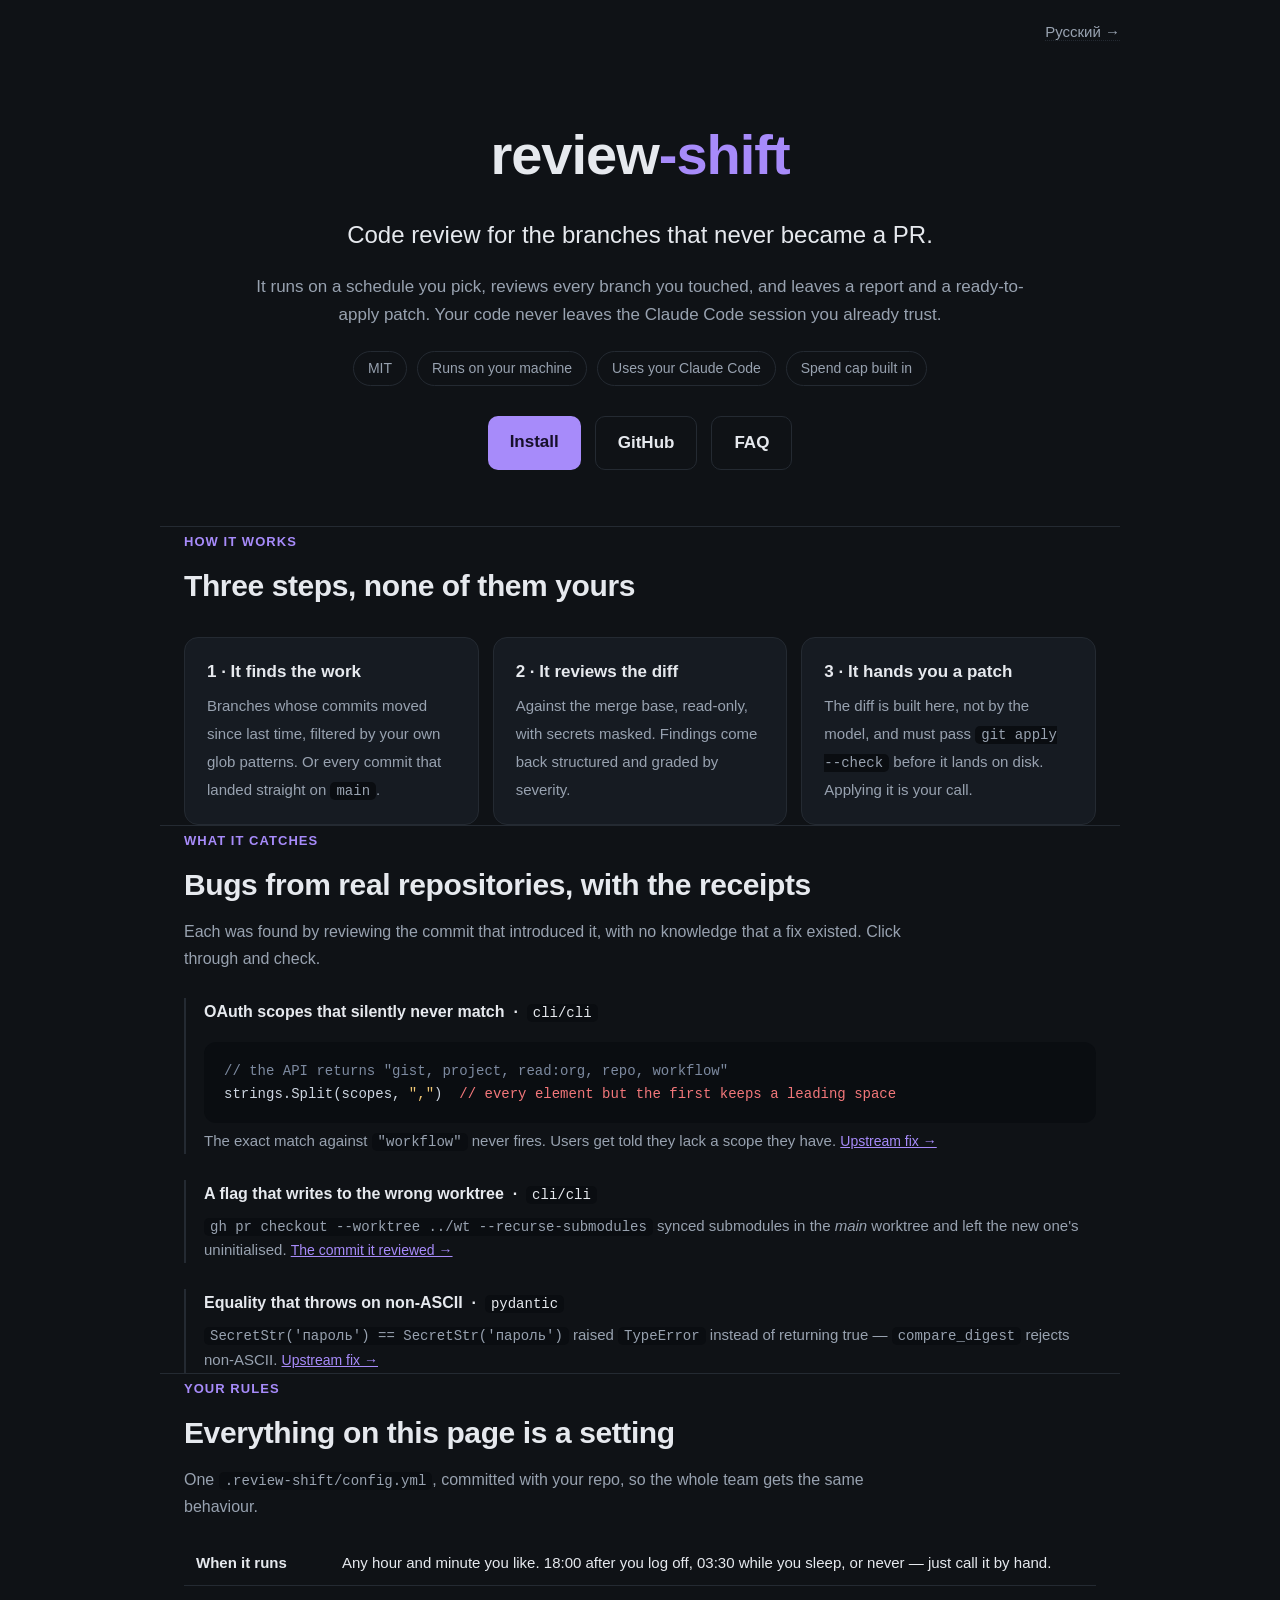
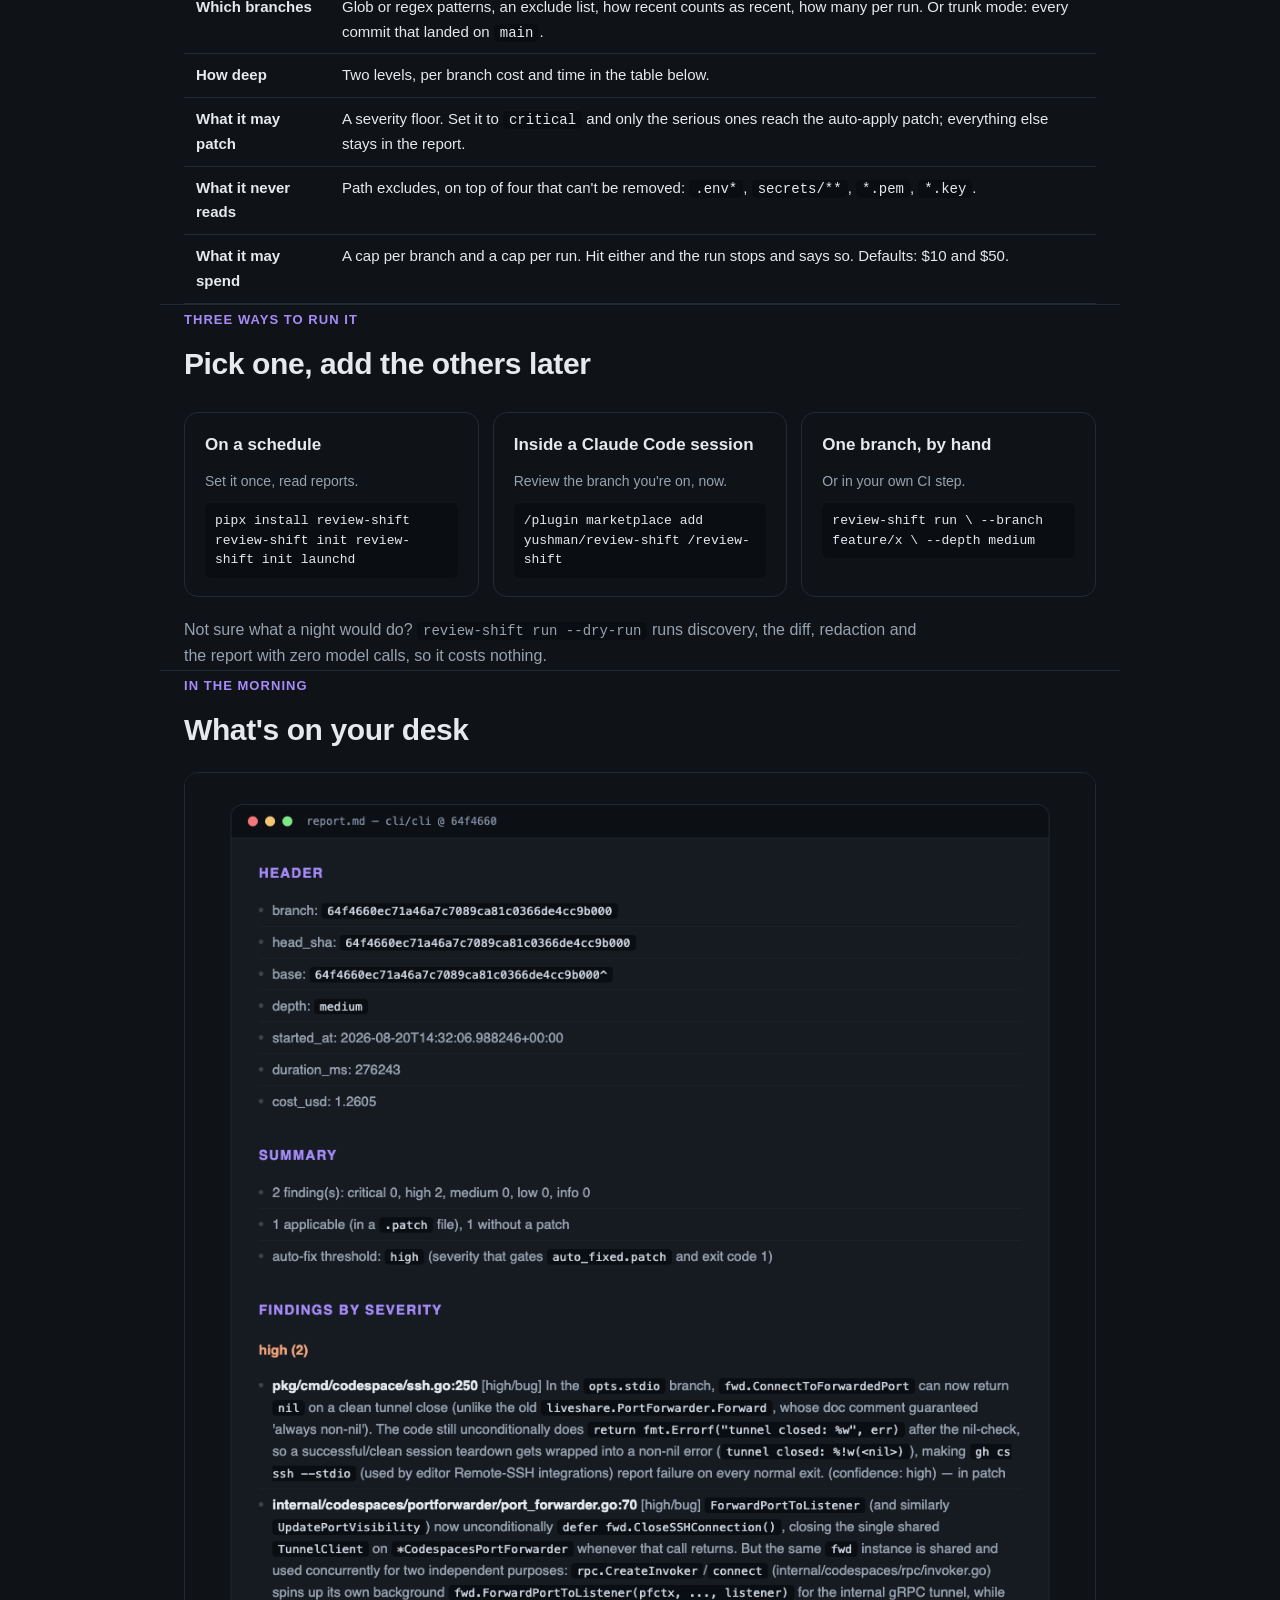
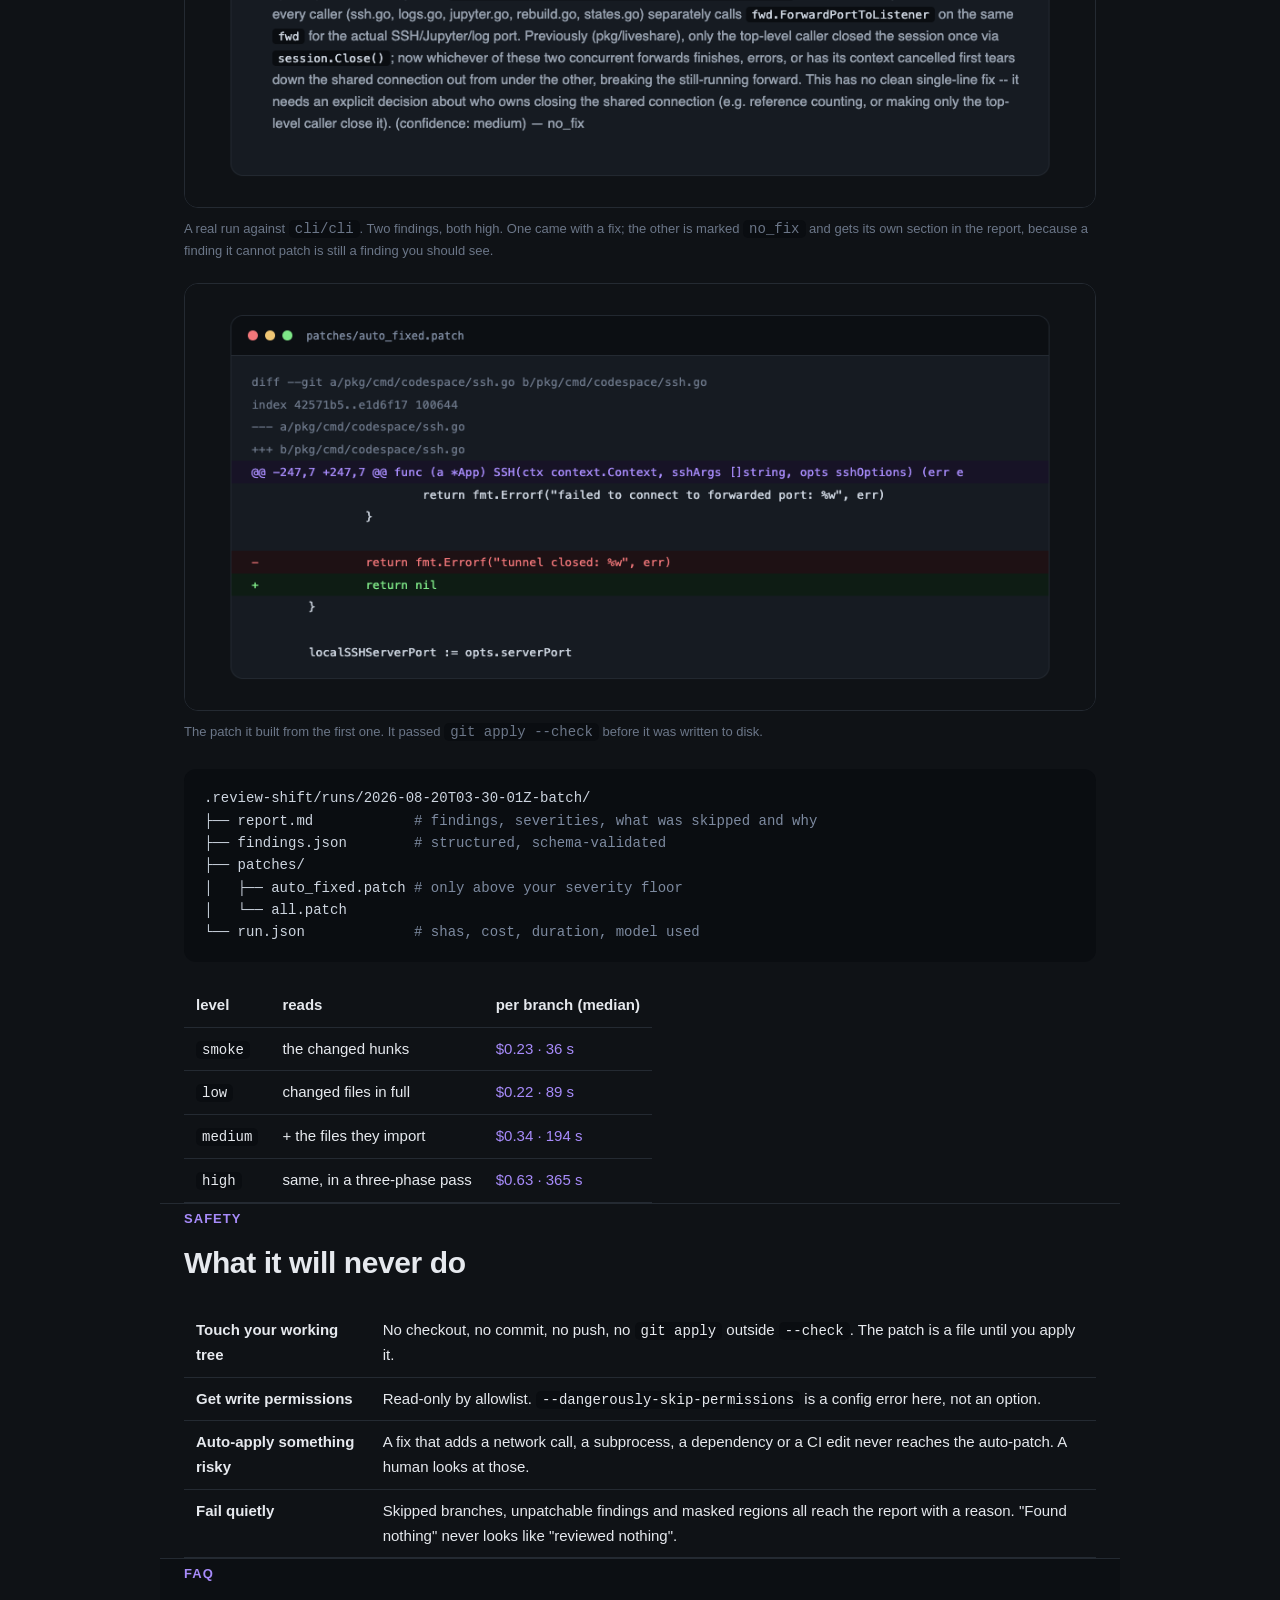
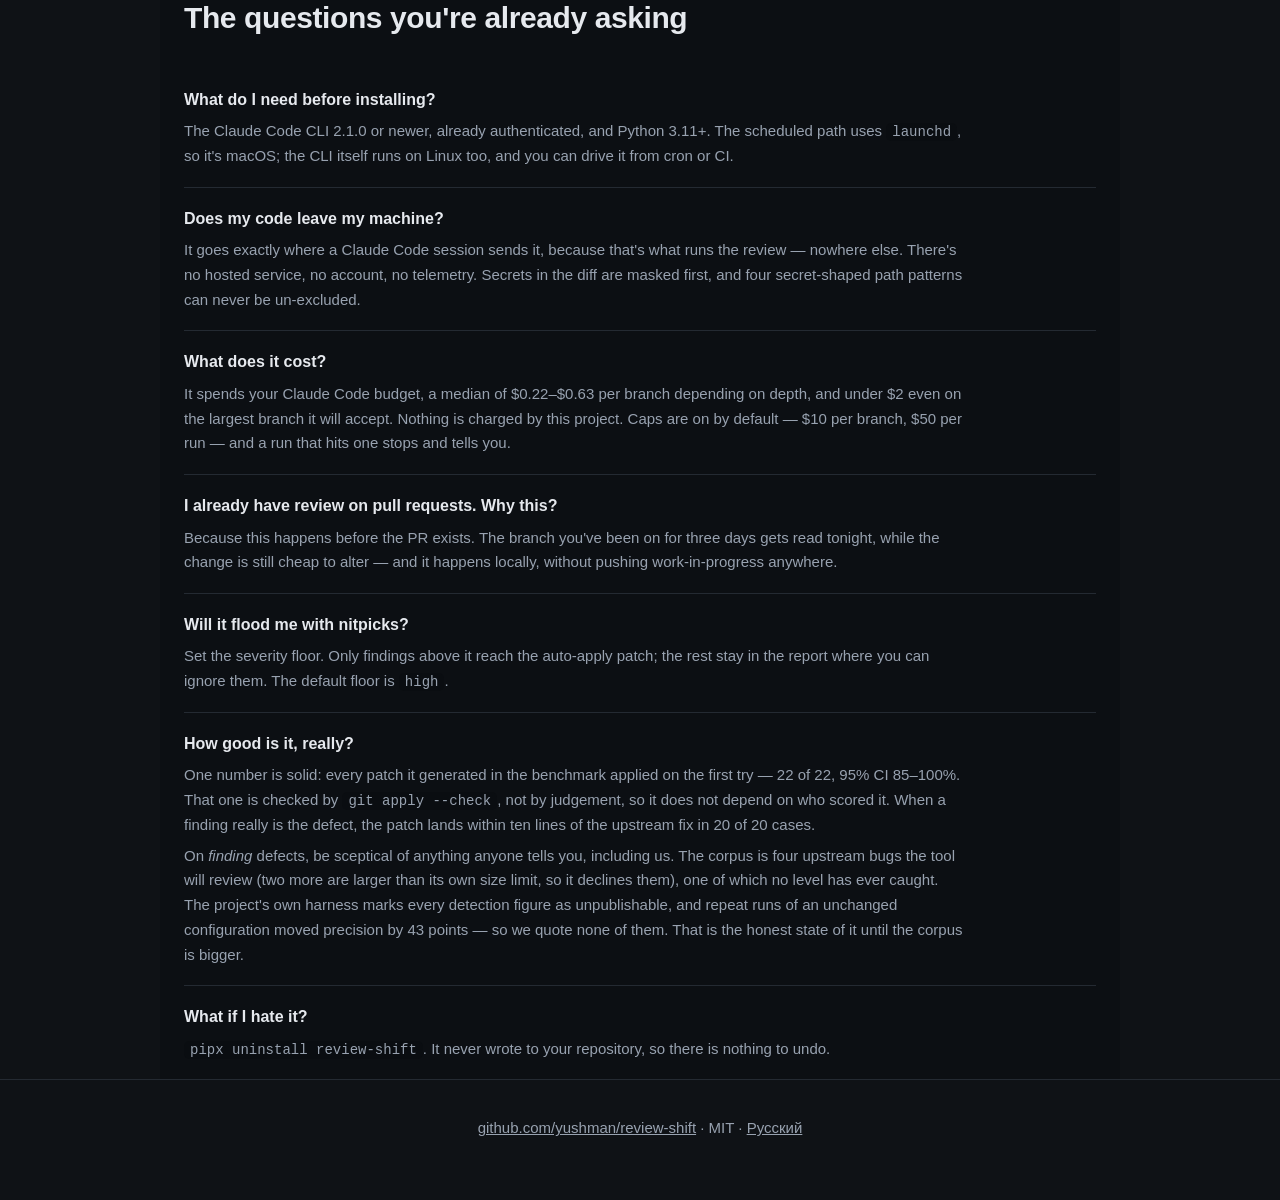
<file: site/index.html>
<!doctype html>
<html lang="en">
<head>
<meta charset="utf-8">
<meta name="viewport" content="width=device-width, initial-scale=1">
<title>review-shift — code review for branches that never became a PR</title>
<link rel="icon" href="data:image/svg+xml,%3Csvg xmlns='http://www.w3.org/2000/svg' viewBox='0 0 32 32'%3E%3Crect width='32' height='32' rx='7' fill='%2314171c'/%3E%3Cpath d='M9 9h9M9 15h14M9 21h6' stroke='%23a78bfa' stroke-width='2.6' stroke-linecap='round'/%3E%3Ccircle cx='23' cy='21' r='4' fill='none' stroke='%23a78bfa' stroke-width='2.4'/%3E%3C/svg%3E">
<meta name="description" content="Scheduled AI code review of your local git branches. Runs when you choose, leaves a report and a ready-to-apply patch. Never touches your working tree.">
<link rel="stylesheet" href="style.css">
</head>
<body>

<div class="wrap topnav"><a href="index.ru.html">Русский →</a></div>

<header class="hero wrap">
  <h1>review<span>-shift</span></h1>
  <p class="tag">Code review for the branches that never became a PR.</p>
  <p class="sub">It runs on a schedule you pick, reviews every branch you touched, and leaves a report and a ready-to-apply patch. Your code never leaves the Claude Code session you already trust.</p>
  <div class="badges">
    <span class="badge">MIT</span>
    <span class="badge">Runs on your machine</span>
    <span class="badge">Uses your Claude Code</span>
    <span class="badge">Spend cap built in</span>
  </div>
  <div class="cta">
    <a class="primary" href="#start">Install</a>
    <a class="ghost" href="https://github.com/yushman/review-shift">GitHub</a>
    <a class="ghost" href="#faq">FAQ</a>
  </div>
</header>

<section class="wrap">
  <span class="kicker">How it works</span>
  <h2>Three steps, none of them yours</h2>
  <div class="cards">
    <div class="card"><b>1 · It finds the work</b><span>Branches whose commits moved since last time, filtered by your own glob patterns. Or every commit that landed straight on <code>main</code>.</span></div>
    <div class="card"><b>2 · It reviews the diff</b><span>Against the merge base, read-only, with secrets masked. Findings come back structured and graded by severity.</span></div>
    <div class="card"><b>3 · It hands you a patch</b><span>The diff is built here, not by the model, and must pass <code>git apply --check</code> before it lands on disk. Applying it is your call.</span></div>
  </div>
</section>

<section class="wrap">
  <span class="kicker">What it catches</span>
  <h2>Bugs from real repositories, with the receipts</h2>
  <p class="tight">Each was found by reviewing the commit that introduced it, with no knowledge that a fix existed. Click through and check.</p>

  <div class="defect">
    <b>OAuth scopes that silently never match &nbsp;·&nbsp; <code>cli/cli</code></b>
    <pre><span class="c">// the API returns "gist, project, read:org, repo, workflow"</span>
strings.Split(scopes, <span class="y">","</span>)  <span class="r">// every element but the first keeps a leading space</span></pre>
    <p>The exact match against <code>"workflow"</code> never fires. Users get told they lack a scope they have. <a href="https://github.com/cli/cli/commit/92ae1de0355368b3d6d1c361362dc524fe98498b">Upstream fix →</a></p>
  </div>

  <div class="defect">
    <b>A flag that writes to the wrong worktree &nbsp;·&nbsp; <code>cli/cli</code></b>
    <p><code>gh pr checkout --worktree ../wt --recurse-submodules</code> synced submodules in the <em>main</em> worktree and left the new one's uninitialised. <a href="https://github.com/cli/cli/commit/b130a9be5b0f0db2e41ddd82044ef6c256c93625">The commit it reviewed →</a></p>
  </div>

  <div class="defect">
    <b>Equality that throws on non-ASCII &nbsp;·&nbsp; <code>pydantic</code></b>
    <p><code>SecretStr('пароль') == SecretStr('пароль')</code> raised <code>TypeError</code> instead of returning true — <code>compare_digest</code> rejects non-ASCII. <a href="https://github.com/pydantic/pydantic/commit/35b8d94c1435a3e78fc919cfdb439a1ef85a8d6f">Upstream fix →</a></p>
  </div>
</section>

<section class="wrap">
  <span class="kicker">Your rules</span>
  <h2>Everything on this page is a setting</h2>
  <p class="tight">One <code>.review-shift/config.yml</code>, committed with your repo, so the whole team gets the same behaviour.</p>
  <table>
    <tr><th>When it runs</th><td>Any hour and minute you like. 18:00 after you log off, 03:30 while you sleep, or never — just call it by hand.</td></tr>
    <tr><th>Which branches</th><td>Glob or regex patterns, an exclude list, how recent counts as recent, how many per run. Or trunk mode: every commit that landed on <code>main</code>.</td></tr>
    <tr><th>How deep</th><td>Two levels, per branch cost and time in the table below.</td></tr>
    <tr><th>What it may patch</th><td>A severity floor. Set it to <code>critical</code> and only the serious ones reach the auto-apply patch; everything else stays in the report.</td></tr>
    <tr><th>What it never reads</th><td>Path excludes, on top of four that can't be removed: <code>.env*</code>, <code>secrets/**</code>, <code>*.pem</code>, <code>*.key</code>.</td></tr>
    <tr><th>What it may spend</th><td>A cap per branch and a cap per run. Hit either and the run stops and says so. Defaults: $10 and $50.</td></tr>
  </table>
</section>

<section class="wrap" id="start">
  <span class="kicker">Three ways to run it</span>
  <h2>Pick one, add the others later</h2>
  <div class="ways">
    <div class="way"><b>On a schedule</b><span>Set it once, read reports.</span><code>pipx install review-shift
review-shift init
review-shift init launchd</code></div>
    <div class="way"><b>Inside a Claude Code session</b><span>Review the branch you're on, now.</span><code>/plugin marketplace add
  yushman/review-shift
/review-shift</code></div>
    <div class="way"><b>One branch, by hand</b><span>Or in your own CI step.</span><code>review-shift run \
  --branch feature/x \
  --depth medium</code></div>
  </div>
  <p class="tight" style="margin-top:20px">Not sure what a night would do? <code>review-shift run --dry-run</code> runs discovery, the diff, redaction and the report with zero model calls, so it costs nothing.</p>
</section>

<section class="wrap">
  <span class="kicker">In the morning</span>
  <h2>What's on your desk</h2>
  <div class="shot"><img src="report.png" alt="A review-shift report: header with depth and cost, a severity summary, and two high-severity findings with their reasoning"></div>
  <p class="caption">A real run against <code>cli/cli</code>. Two findings, both high. One came with a fix; the other is marked <code>no_fix</code> and gets its own section in the report, because a finding it cannot patch is still a finding you should see.</p>
  <div class="shot" style="margin-top:22px"><img src="patch.png" alt="The generated auto_fixed.patch: a one-line change replacing a wrapped nil error with a plain return"></div>
  <p class="caption">The patch it built from the first one. It passed <code>git apply --check</code> before it was written to disk.</p>
  <pre style="margin-top:26px">.review-shift/runs/2026-08-20T03-30-01Z-batch/
├── report.md            <span class="c"># findings, severities, what was skipped and why</span>
├── findings.json        <span class="c"># structured, schema-validated</span>
├── patches/
│   ├── auto_fixed.patch <span class="c"># only above your severity floor</span>
│   └── all.patch
└── run.json             <span class="c"># shas, cost, duration, model used</span></pre>
  <table>
    <tr><th>level</th><th>reads</th><th>per branch (median)</th></tr>
    <tr><td><code>smoke</code></td><td>the changed hunks</td><td class="n">$0.23 · 36 s</td></tr>
    <tr><td><code>low</code></td><td>changed files in full</td><td class="n">$0.22 · 89 s</td></tr>
    <tr><td><code>medium</code></td><td>+ the files they import</td><td class="n">$0.34 · 194 s</td></tr>
    <tr><td><code>high</code></td><td>same, in a three-phase pass</td><td class="n">$0.63 · 365 s</td></tr>
  </table>
</section>

<section class="wrap">
  <span class="kicker">Safety</span>
  <h2>What it will never do</h2>
  <table>
    <tr><th>Touch your working tree</th><td>No checkout, no commit, no push, no <code>git apply</code> outside <code>--check</code>. The patch is a file until you apply it.</td></tr>
    <tr><th>Get write permissions</th><td>Read-only by allowlist. <code>--dangerously-skip-permissions</code> is a config error here, not an option.</td></tr>
    <tr><th>Auto-apply something risky</th><td>A fix that adds a network call, a subprocess, a dependency or a CI edit never reaches the auto-patch. A human looks at those.</td></tr>
    <tr><th>Fail quietly</th><td>Skipped branches, unpatchable findings and masked regions all reach the report with a reason. "Found nothing" never looks like "reviewed nothing".</td></tr>
  </table>
</section>

<section class="wrap bottom" id="faq">
  <span class="kicker">FAQ</span>
  <h2>The questions you're already asking</h2>
  <div class="faq">
    <div class="q"><b>What do I need before installing?</b><p>The Claude Code CLI 2.1.0 or newer, already authenticated, and Python 3.11+. The scheduled path uses <code>launchd</code>, so it's macOS; the CLI itself runs on Linux too, and you can drive it from cron or CI.</p></div>
    <div class="q"><b>Does my code leave my machine?</b><p>It goes exactly where a Claude Code session sends it, because that's what runs the review — nowhere else. There's no hosted service, no account, no telemetry. Secrets in the diff are masked first, and four secret-shaped path patterns can never be un-excluded.</p></div>
    <div class="q"><b>What does it cost?</b><p>It spends your Claude Code budget, a median of $0.22&#8211;$0.63 per branch depending on depth, and under $2 even on the largest branch it will accept. Nothing is charged by this project. Caps are on by default — $10 per branch, $50 per run — and a run that hits one stops and tells you.</p></div>
    <div class="q"><b>I already have review on pull requests. Why this?</b><p>Because this happens before the PR exists. The branch you've been on for three days gets read tonight, while the change is still cheap to alter — and it happens locally, without pushing work-in-progress anywhere.</p></div>
    <div class="q"><b>Will it flood me with nitpicks?</b><p>Set the severity floor. Only findings above it reach the auto-apply patch; the rest stay in the report where you can ignore them. The default floor is <code>high</code>.</p></div>
    <div class="q"><b>How good is it, really?</b><p>One number is solid: every patch it generated in the benchmark applied on the first try &#8212; 22 of 22, 95% CI 85&#8211;100%. That one is checked by <code>git apply --check</code>, not by judgement, so it does not depend on who scored it. When a finding really is the defect, the patch lands within ten lines of the upstream fix in 20 of 20 cases.</p><p>On <em>finding</em> defects, be sceptical of anything anyone tells you, including us. The corpus is four upstream bugs the tool will review (two more are larger than its own size limit, so it declines them), one of which no level has ever caught. The project's own harness marks every detection figure as unpublishable, and repeat runs of an unchanged configuration moved precision by 43 points &#8212; so we quote none of them. That is the honest state of it until the corpus is bigger.</p></div>
    <div class="q"><b>What if I hate it?</b><p><code>pipx uninstall review-shift</code>. It never wrote to your repository, so there is nothing to undo.</p></div>
  </div>
</section>

<footer>
  <div class="wrap">
    <a href="https://github.com/yushman/review-shift">github.com/yushman/review-shift</a> · MIT · <a href="index.ru.html">Русский</a>
  </div>
</footer>

</body>
</html>
</file>
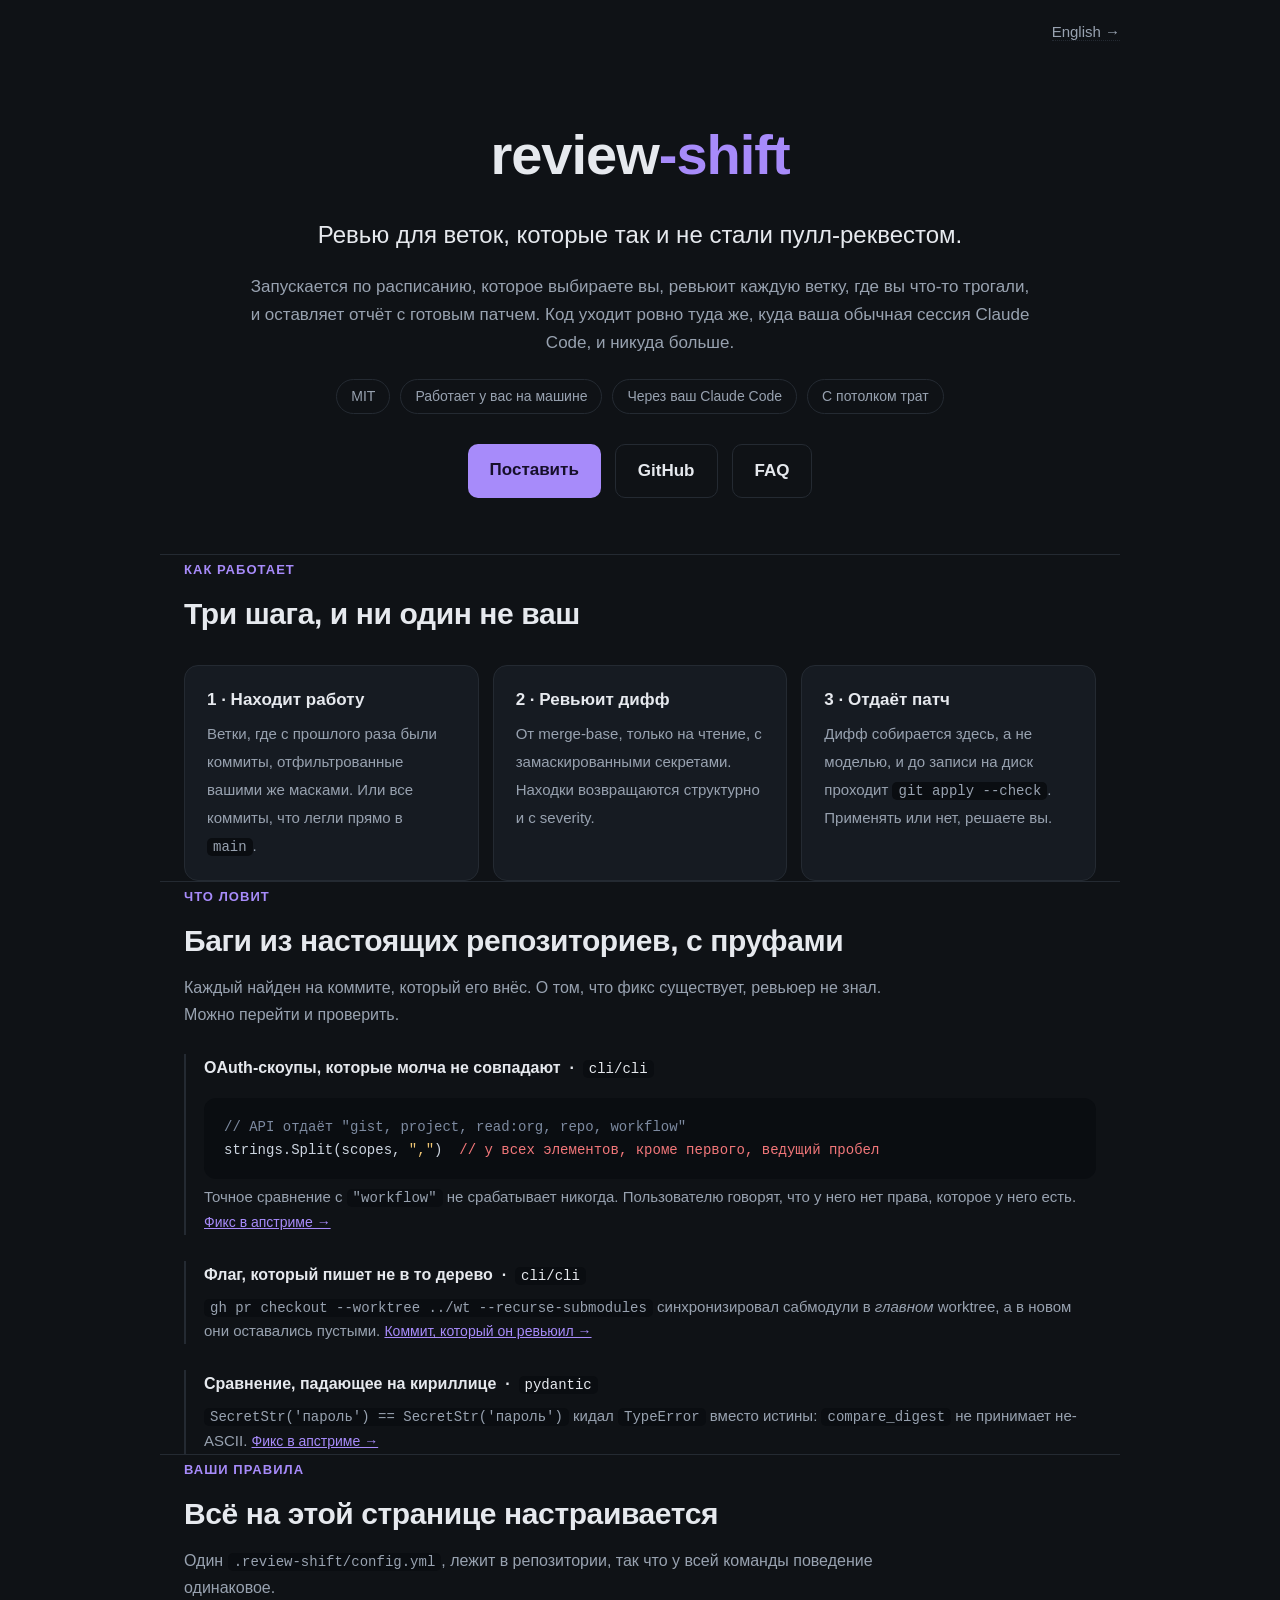
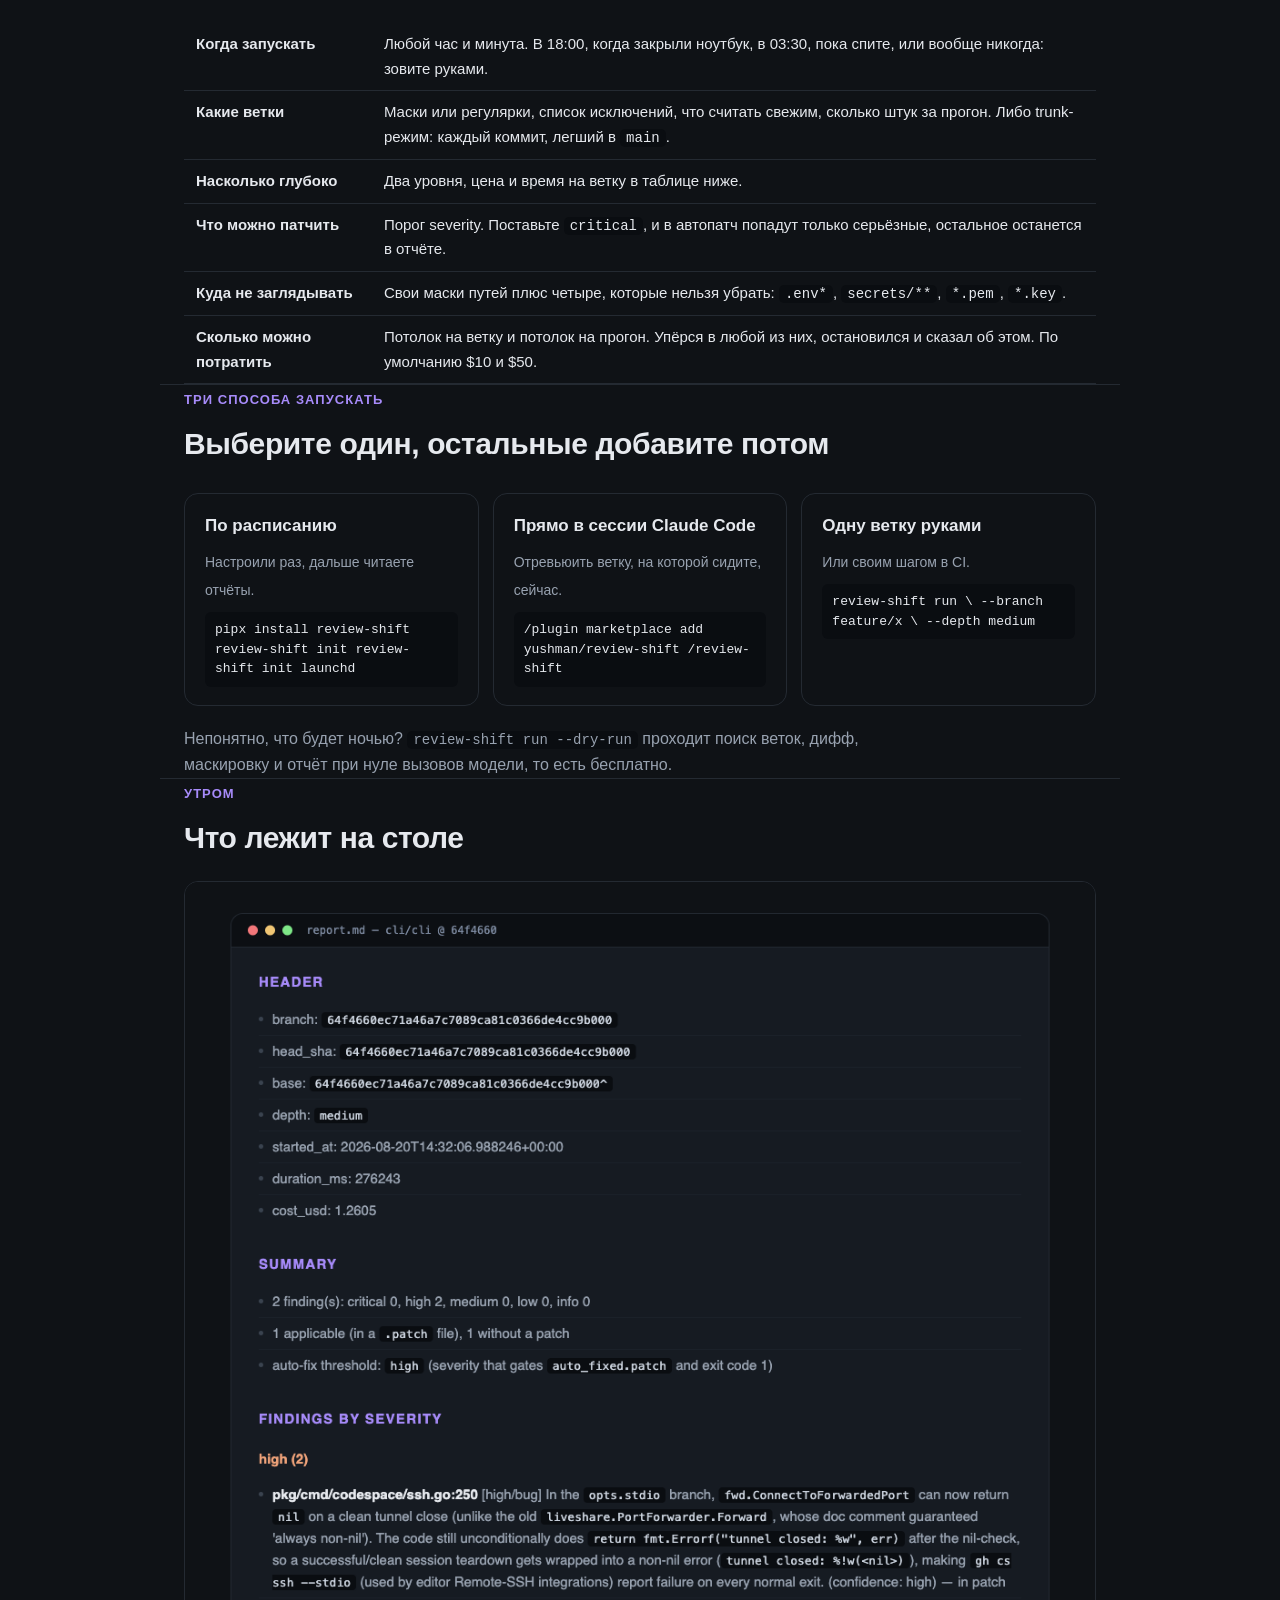
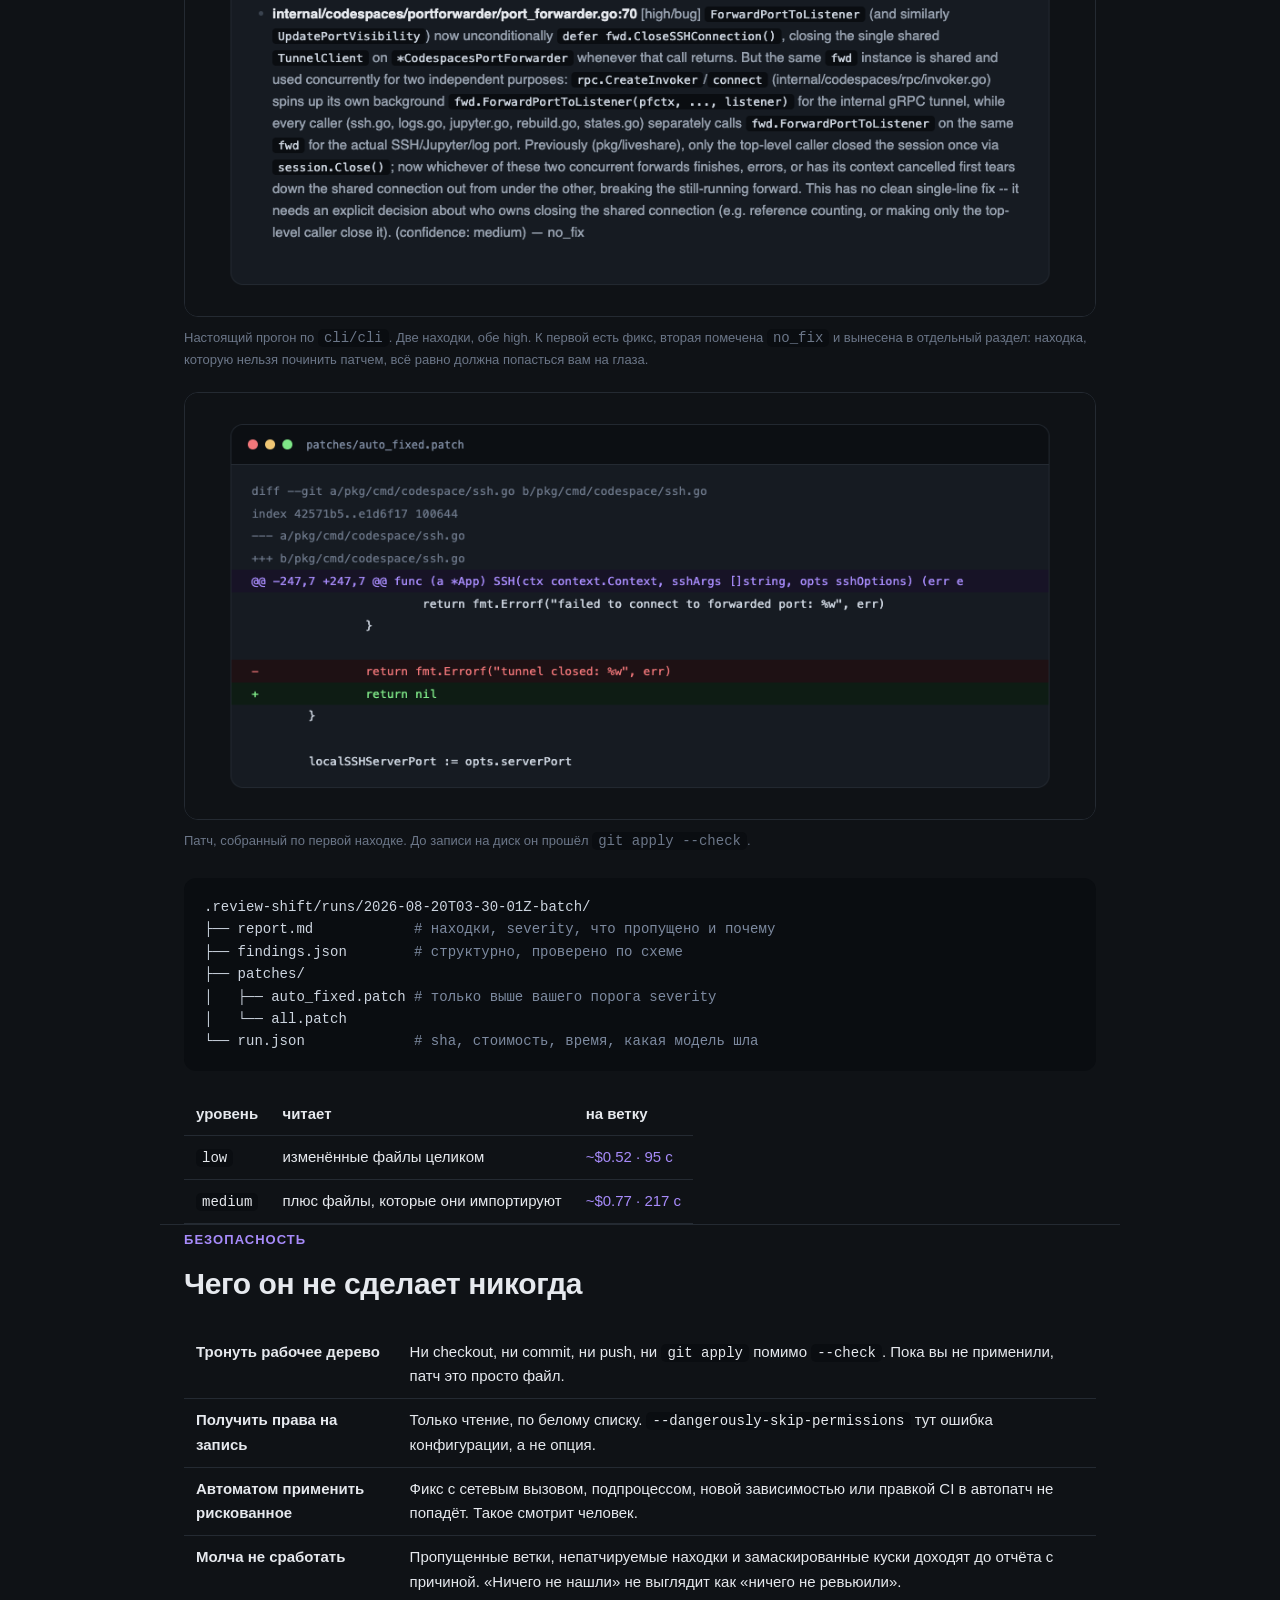
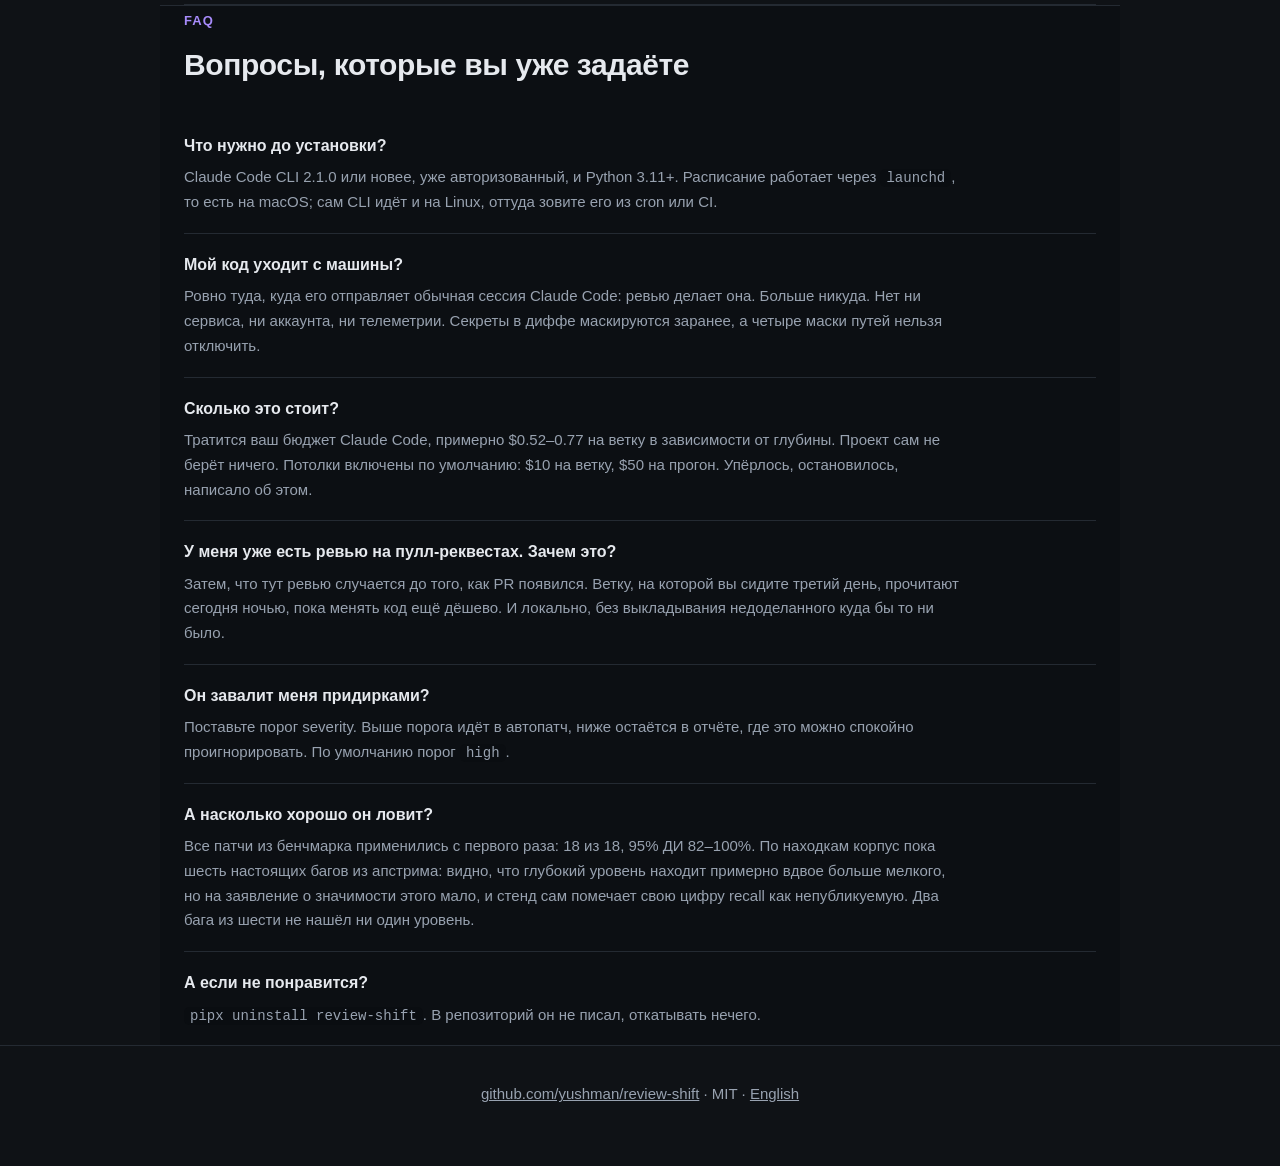
<file: site/index.ru.html>
<!doctype html>
<html lang="ru">
<head>
<meta charset="utf-8">
<meta name="viewport" content="width=device-width, initial-scale=1">
<title>review-shift: ревью веток, которые так и не стали пулл-реквестом</title>
<link rel="icon" href="data:image/svg+xml,%3Csvg xmlns='http://www.w3.org/2000/svg' viewBox='0 0 32 32'%3E%3Crect width='32' height='32' rx='7' fill='%2314171c'/%3E%3Cpath d='M9 9h9M9 15h14M9 21h6' stroke='%23a78bfa' stroke-width='2.6' stroke-linecap='round'/%3E%3Ccircle cx='23' cy='21' r='4' fill='none' stroke='%23a78bfa' stroke-width='2.4'/%3E%3C/svg%3E">
<meta name="description" content="Код-ревью локальных git-веток по расписанию, которое выбираете вы. Оставляет отчёт и готовый патч. Рабочее дерево не трогает.">
<link rel="stylesheet" href="style.css">
</head>
<body>

<div class="wrap topnav"><a href="index.html">English →</a></div>

<header class="hero wrap">
  <h1>review<span>-shift</span></h1>
  <p class="tag">Ревью для веток, которые так и не стали пулл-реквестом.</p>
  <p class="sub">Запускается по расписанию, которое выбираете вы, ревьюит каждую ветку, где вы что-то трогали, и оставляет отчёт с готовым патчем. Код уходит ровно туда же, куда ваша обычная сессия Claude Code, и никуда больше.</p>
  <div class="badges">
    <span class="badge">MIT</span>
    <span class="badge">Работает у вас на машине</span>
    <span class="badge">Через ваш Claude Code</span>
    <span class="badge">С потолком трат</span>
  </div>
  <div class="cta">
    <a class="primary" href="#start">Поставить</a>
    <a class="ghost" href="https://github.com/yushman/review-shift">GitHub</a>
    <a class="ghost" href="#faq">FAQ</a>
  </div>
</header>

<section class="wrap">
  <span class="kicker">Как работает</span>
  <h2>Три шага, и ни один не ваш</h2>
  <div class="cards">
    <div class="card"><b>1 · Находит работу</b><span>Ветки, где с прошлого раза были коммиты, отфильтрованные вашими же масками. Или все коммиты, что легли прямо в <code>main</code>.</span></div>
    <div class="card"><b>2 · Ревьюит дифф</b><span>От merge-base, только на чтение, с замаскированными секретами. Находки возвращаются структурно и с severity.</span></div>
    <div class="card"><b>3 · Отдаёт патч</b><span>Дифф собирается здесь, а не моделью, и до записи на диск проходит <code>git apply --check</code>. Применять или нет, решаете вы.</span></div>
  </div>
</section>

<section class="wrap">
  <span class="kicker">Что ловит</span>
  <h2>Баги из настоящих репозиториев, с пруфами</h2>
  <p class="tight">Каждый найден на коммите, который его внёс. О том, что фикс существует, ревьюер не знал. Можно перейти и проверить.</p>

  <div class="defect">
    <b>OAuth-скоупы, которые молча не совпадают &nbsp;·&nbsp; <code>cli/cli</code></b>
    <pre><span class="c">// API отдаёт "gist, project, read:org, repo, workflow"</span>
strings.Split(scopes, <span class="y">","</span>)  <span class="r">// у всех элементов, кроме первого, ведущий пробел</span></pre>
    <p>Точное сравнение с <code>"workflow"</code> не срабатывает никогда. Пользователю говорят, что у него нет права, которое у него есть. <a href="https://github.com/cli/cli/commit/92ae1de0355368b3d6d1c361362dc524fe98498b">Фикс в апстриме →</a></p>
  </div>

  <div class="defect">
    <b>Флаг, который пишет не в то дерево &nbsp;·&nbsp; <code>cli/cli</code></b>
    <p><code>gh pr checkout --worktree ../wt --recurse-submodules</code> синхронизировал сабмодули в <em>главном</em> worktree, а в новом они оставались пустыми. <a href="https://github.com/cli/cli/commit/b130a9be5b0f0db2e41ddd82044ef6c256c93625">Коммит, который он ревьюил →</a></p>
  </div>

  <div class="defect">
    <b>Сравнение, падающее на кириллице &nbsp;·&nbsp; <code>pydantic</code></b>
    <p><code>SecretStr('пароль') == SecretStr('пароль')</code> кидал <code>TypeError</code> вместо истины: <code>compare_digest</code> не принимает не-ASCII. <a href="https://github.com/pydantic/pydantic/commit/35b8d94c1435a3e78fc919cfdb439a1ef85a8d6f">Фикс в апстриме →</a></p>
  </div>
</section>

<section class="wrap">
  <span class="kicker">Ваши правила</span>
  <h2>Всё на этой странице настраивается</h2>
  <p class="tight">Один <code>.review-shift/config.yml</code>, лежит в репозитории, так что у всей команды поведение одинаковое.</p>
  <table>
    <tr><th>Когда запускать</th><td>Любой час и минута. В 18:00, когда закрыли ноутбук, в 03:30, пока спите, или вообще никогда: зовите руками.</td></tr>
    <tr><th>Какие ветки</th><td>Маски или регулярки, список исключений, что считать свежим, сколько штук за прогон. Либо trunk-режим: каждый коммит, легший в <code>main</code>.</td></tr>
    <tr><th>Насколько глубоко</th><td>Два уровня, цена и время на ветку в таблице ниже.</td></tr>
    <tr><th>Что можно патчить</th><td>Порог severity. Поставьте <code>critical</code>, и в автопатч попадут только серьёзные, остальное останется в отчёте.</td></tr>
    <tr><th>Куда не заглядывать</th><td>Свои маски путей плюс четыре, которые нельзя убрать: <code>.env*</code>, <code>secrets/**</code>, <code>*.pem</code>, <code>*.key</code>.</td></tr>
    <tr><th>Сколько можно потратить</th><td>Потолок на ветку и потолок на прогон. Упёрся в любой из них, остановился и сказал об этом. По умолчанию $10 и $50.</td></tr>
  </table>
</section>

<section class="wrap" id="start">
  <span class="kicker">Три способа запускать</span>
  <h2>Выберите один, остальные добавите потом</h2>
  <div class="ways">
    <div class="way"><b>По расписанию</b><span>Настроили раз, дальше читаете отчёты.</span><code>pipx install review-shift
review-shift init
review-shift init launchd</code></div>
    <div class="way"><b>Прямо в сессии Claude Code</b><span>Отревьюить ветку, на которой сидите, сейчас.</span><code>/plugin marketplace add
  yushman/review-shift
/review-shift</code></div>
    <div class="way"><b>Одну ветку руками</b><span>Или своим шагом в CI.</span><code>review-shift run \
  --branch feature/x \
  --depth medium</code></div>
  </div>
  <p class="tight" style="margin-top:20px">Непонятно, что будет ночью? <code>review-shift run --dry-run</code> проходит поиск веток, дифф, маскировку и отчёт при нуле вызовов модели, то есть бесплатно.</p>
</section>

<section class="wrap">
  <span class="kicker">Утром</span>
  <h2>Что лежит на столе</h2>
  <div class="shot"><img src="report.png" alt="Отчёт review-shift: шапка с глубиной и стоимостью, сводка по severity и две находки уровня high с обоснованием"></div>
  <p class="caption">Настоящий прогон по <code>cli/cli</code>. Две находки, обе high. К первой есть фикс, вторая помечена <code>no_fix</code> и вынесена в отдельный раздел: находка, которую нельзя починить патчем, всё равно должна попасться вам на глаза.</p>
  <div class="shot" style="margin-top:22px"><img src="patch.png" alt="Сгенерированный auto_fixed.patch: правка в одну строку, вместо обёрнутой nil-ошибки простой return"></div>
  <p class="caption">Патч, собранный по первой находке. До записи на диск он прошёл <code>git apply --check</code>.</p>
  <pre style="margin-top:26px">.review-shift/runs/2026-08-20T03-30-01Z-batch/
├── report.md            <span class="c"># находки, severity, что пропущено и почему</span>
├── findings.json        <span class="c"># структурно, проверено по схеме</span>
├── patches/
│   ├── auto_fixed.patch <span class="c"># только выше вашего порога severity</span>
│   └── all.patch
└── run.json             <span class="c"># sha, стоимость, время, какая модель шла</span></pre>
  <table>
    <tr><th>уровень</th><th>читает</th><th>на ветку</th></tr>
    <tr><td><code>low</code></td><td>изменённые файлы целиком</td><td class="n">~$0.52 · 95 с</td></tr>
    <tr><td><code>medium</code></td><td>плюс файлы, которые они импортируют</td><td class="n">~$0.77 · 217 с</td></tr>
  </table>
</section>

<section class="wrap">
  <span class="kicker">Безопасность</span>
  <h2>Чего он не сделает никогда</h2>
  <table>
    <tr><th>Тронуть рабочее дерево</th><td>Ни checkout, ни commit, ни push, ни <code>git apply</code> помимо <code>--check</code>. Пока вы не применили, патч это просто файл.</td></tr>
    <tr><th>Получить права на запись</th><td>Только чтение, по белому списку. <code>--dangerously-skip-permissions</code> тут ошибка конфигурации, а не опция.</td></tr>
    <tr><th>Автоматом применить рискованное</th><td>Фикс с сетевым вызовом, подпроцессом, новой зависимостью или правкой CI в автопатч не попадёт. Такое смотрит человек.</td></tr>
    <tr><th>Молча не сработать</th><td>Пропущенные ветки, непатчируемые находки и замаскированные куски доходят до отчёта с причиной. «Ничего не нашли» не выглядит как «ничего не ревьюили».</td></tr>
  </table>
</section>

<section class="wrap bottom" id="faq">
  <span class="kicker">FAQ</span>
  <h2>Вопросы, которые вы уже задаёте</h2>
  <div class="faq">
    <div class="q"><b>Что нужно до установки?</b><p>Claude Code CLI 2.1.0 или новее, уже авторизованный, и Python 3.11+. Расписание работает через <code>launchd</code>, то есть на macOS; сам CLI идёт и на Linux, оттуда зовите его из cron или CI.</p></div>
    <div class="q"><b>Мой код уходит с машины?</b><p>Ровно туда, куда его отправляет обычная сессия Claude Code: ревью делает она. Больше никуда. Нет ни сервиса, ни аккаунта, ни телеметрии. Секреты в диффе маскируются заранее, а четыре маски путей нельзя отключить.</p></div>
    <div class="q"><b>Сколько это стоит?</b><p>Тратится ваш бюджет Claude Code, примерно $0.52–0.77 на ветку в зависимости от глубины. Проект сам не берёт ничего. Потолки включены по умолчанию: $10 на ветку, $50 на прогон. Упёрлось, остановилось, написало об этом.</p></div>
    <div class="q"><b>У меня уже есть ревью на пулл-реквестах. Зачем это?</b><p>Затем, что тут ревью случается до того, как PR появился. Ветку, на которой вы сидите третий день, прочитают сегодня ночью, пока менять код ещё дёшево. И локально, без выкладывания недоделанного куда бы то ни было.</p></div>
    <div class="q"><b>Он завалит меня придирками?</b><p>Поставьте порог severity. Выше порога идёт в автопатч, ниже остаётся в отчёте, где это можно спокойно проигнорировать. По умолчанию порог <code>high</code>.</p></div>
    <div class="q"><b>А насколько хорошо он ловит?</b><p>Все патчи из бенчмарка применились с первого раза: 18 из 18, 95% ДИ 82–100%. По находкам корпус пока шесть настоящих багов из апстрима: видно, что глубокий уровень находит примерно вдвое больше мелкого, но на заявление о значимости этого мало, и стенд сам помечает свою цифру recall как непубликуемую. Два бага из шести не нашёл ни один уровень.</p></div>
    <div class="q"><b>А если не понравится?</b><p><code>pipx uninstall review-shift</code>. В репозиторий он не писал, откатывать нечего.</p></div>
  </div>
</section>

<footer>
  <div class="wrap">
    <a href="https://github.com/yushman/review-shift">github.com/yushman/review-shift</a> · MIT · <a href="index.html">English</a>
  </div>
</footer>

</body>
</html>
</file>
<file: site/style.css>
:root {
  --bg: #0f1216; --fg: #e6e9ee; --muted: #98a2b0; --line: #242a32;
  --accent: #a78bfa; --card: #161b22; --code-bg: #0a0d11; --code-fg: #cdd5e0;
  --ok: #7ee787; --warn: #f0c674;
}
* { box-sizing: border-box; margin: 0; }
body { background: var(--bg); color: var(--fg); font: 17px/1.65 -apple-system, "Segoe UI", Roboto, sans-serif; }
.wrap { max-width: 960px; margin: 0 auto; padding: 0 24px; }
.topnav { padding: 20px 0 0; font-size: 15px; text-align: right; color: var(--muted); }
.topnav a { color: var(--muted); text-decoration: none; border-bottom: 1px dotted var(--line); }
.topnav a:hover { color: var(--fg); }
header.hero { padding: 64px 0 56px; text-align: center; }
.hero h1 { font-size: 56px; letter-spacing: -1px; }
.hero h1 span { color: var(--accent); }
.hero p.tag { font-size: 24px; margin-top: 14px; }
.hero p.sub { color: var(--muted); max-width: 46em; margin: 18px auto 0; }
.badges { margin-top: 22px; display: flex; gap: 10px; justify-content: center; flex-wrap: wrap; }
.badge { border: 1px solid var(--line); border-radius: 999px; padding: 5px 14px; font-size: 14px; color: var(--muted); }
.cta { margin-top: 30px; display: flex; gap: 14px; justify-content: center; flex-wrap: wrap; }
.cta a { text-decoration: none; border-radius: 10px; padding: 12px 22px; font-weight: 600; }
.cta a.primary { background: var(--accent); color: #17102b; }
.cta a.ghost { border: 1.5px solid var(--line); color: var(--fg); }
section { padding: 48px 0; border-top: 1px solid var(--line); }
h2 { font-size: 30px; letter-spacing: -0.4px; margin-bottom: 10px; }
h3 { font-size: 20px; margin-top: 26px; }
.lead { color: var(--muted); max-width: 46em; }
.numbers { display: grid; grid-template-columns: repeat(auto-fit, minmax(200px, 1fr)); gap: 16px; margin-top: 28px; }
.num { background: var(--card); border: 1px solid var(--line); border-radius: 14px; padding: 22px; }
.num b { display: block; font-size: 30px; letter-spacing: -0.5px; }
.num span { color: var(--muted); font-size: 15px; }
.num i { display: block; font-style: normal; font-size: 13px; color: #6b7688; margin-top: 8px; }
pre { background: var(--code-bg); color: var(--code-fg); border-radius: 12px; padding: 18px 20px; overflow-x: auto; font: 14px/1.6 "SF Mono", ui-monospace, Menlo, monospace; margin-top: 16px; }
pre .c { color: #7d8aa0; } pre .g { color: var(--ok); } pre .y { color: var(--warn); } pre .r { color: #f2777a; }
code { background: var(--code-bg); border-radius: 5px; padding: 1px 6px; font: 14px/1.5 "SF Mono", ui-monospace, Menlo, monospace; }
.steps { counter-reset: s; margin-top: 24px; }
.step { display: flex; gap: 16px; padding: 14px 0; border-bottom: 1px dashed var(--line); align-items: baseline; }
.step:last-child { border-bottom: 0; }
.step::before { counter-increment: s; content: counter(s); flex: 0 0 30px; height: 30px; border-radius: 50%; background: var(--accent); color: #17102b; font-weight: 700; display: grid; place-items: center; font-size: 15px; }
table { border-collapse: collapse; width: 100%; margin-top: 22px; font-size: 15px; display: block; overflow-x: auto; }
th, td { text-align: left; padding: 9px 12px; border-bottom: 1px solid var(--line); vertical-align: top; }
th { font-weight: 600; }
td.n { color: var(--accent); font-variant-numeric: tabular-nums; }
.honest { margin-top: 26px; padding: 22px 24px; background: var(--card); border: 1px solid var(--line); border-radius: 14px; }
.honest ul { margin: 14px 0 0; padding-left: 1.2em; color: var(--muted); }
.honest li { margin-top: 9px; }
.honest b { color: var(--fg); }
footer { border-top: 1px solid var(--line); padding: 36px 0 60px; color: var(--muted); font-size: 15px; text-align: center; }
footer a { color: inherit; }
a { color: var(--accent); }

/* thesis cards */
.cards { display: grid; grid-template-columns: repeat(auto-fit, minmax(260px, 1fr)); gap: 14px; margin-top: 26px; }
.card { background: var(--card); border: 1px solid var(--line); border-radius: 14px; padding: 20px 22px; }
.card b { display: block; font-size: 17px; margin-bottom: 6px; }
.card span { color: var(--muted); font-size: 15px; }
.kicker { color: var(--accent); font-size: 13px; letter-spacing: .08em; text-transform: uppercase; font-weight: 700; }
h2 { margin-top: 6px; }
.tight { color: var(--muted); max-width: 46em; margin-top: 8px; font-size: 16px; }
.defect { border-left: 2px solid var(--line); padding-left: 18px; margin-top: 26px; }
.defect b { font-size: 16px; }
.defect p { color: var(--muted); font-size: 15px; margin-top: 6px; }
section.bottom { background: #0c0f13; }

/* faq + config */
.faq { margin-top: 26px; }
.q { border-bottom: 1px solid var(--line); padding: 18px 0; }
.q:last-child { border-bottom: 0; }
.q b { display: block; font-size: 16px; }
.q p { color: var(--muted); font-size: 15px; margin-top: 6px; max-width: 52em; }
.ways { display: grid; grid-template-columns: repeat(auto-fit, minmax(240px, 1fr)); gap: 14px; margin-top: 24px; }
.way { border: 1px solid var(--line); border-radius: 14px; padding: 18px 20px; }
.way b { display: block; margin-bottom: 8px; }
.way code { display: block; background: var(--code-bg); border-radius: 6px; padding: 8px 10px; font-size: 13px; margin-top: 8px; overflow-x: auto; }
.way span { color: var(--muted); font-size: 14px; }
.defect a { font-size: 14px; }

/* screenshots */
.shot { margin-top: 18px; border: 1px solid var(--line); border-radius: 14px; overflow: hidden; }
.shot img { display: block; width: 100%; }
.caption { color: #6b7688; font-size: 13px; margin-top: 10px; }
.shots { display: grid; grid-template-columns: repeat(auto-fit, minmax(300px, 1fr)); gap: 18px; margin-top: 18px; }
.shots .shot { margin-top: 0; }
</file>
